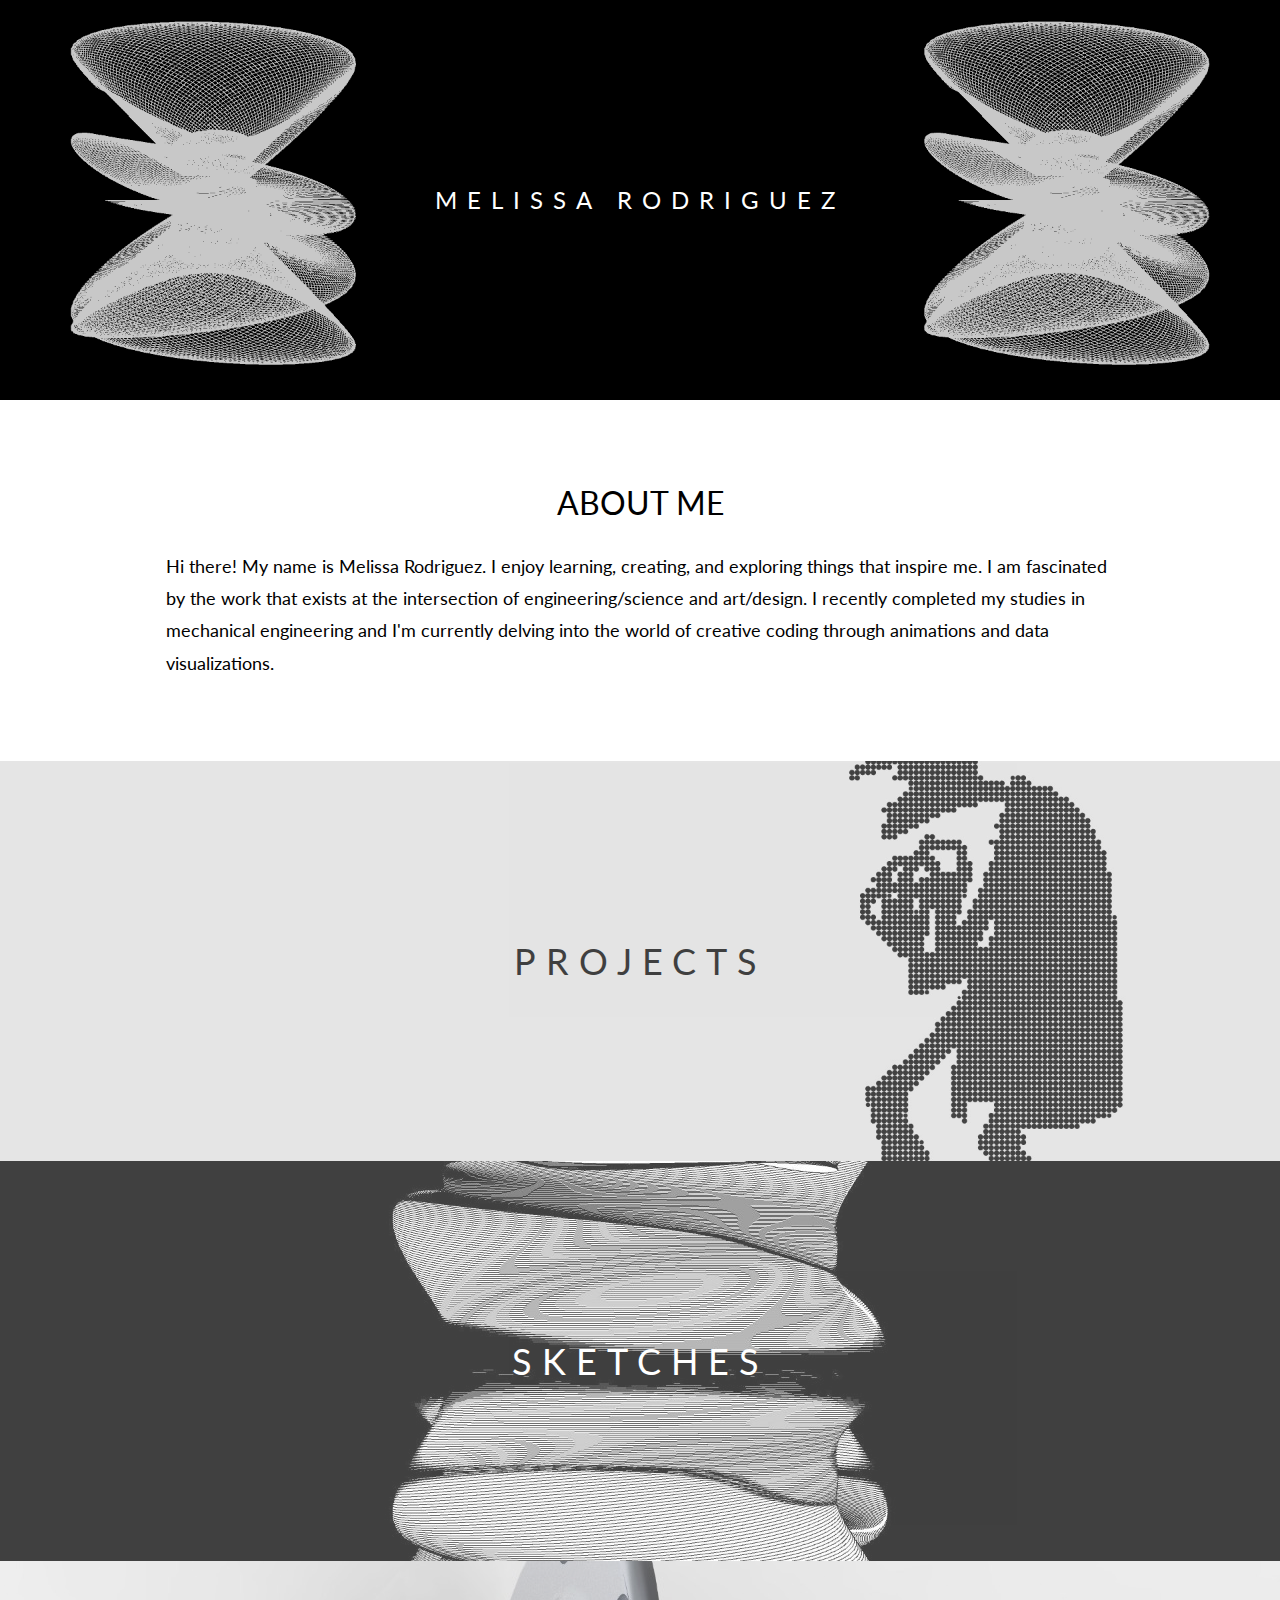
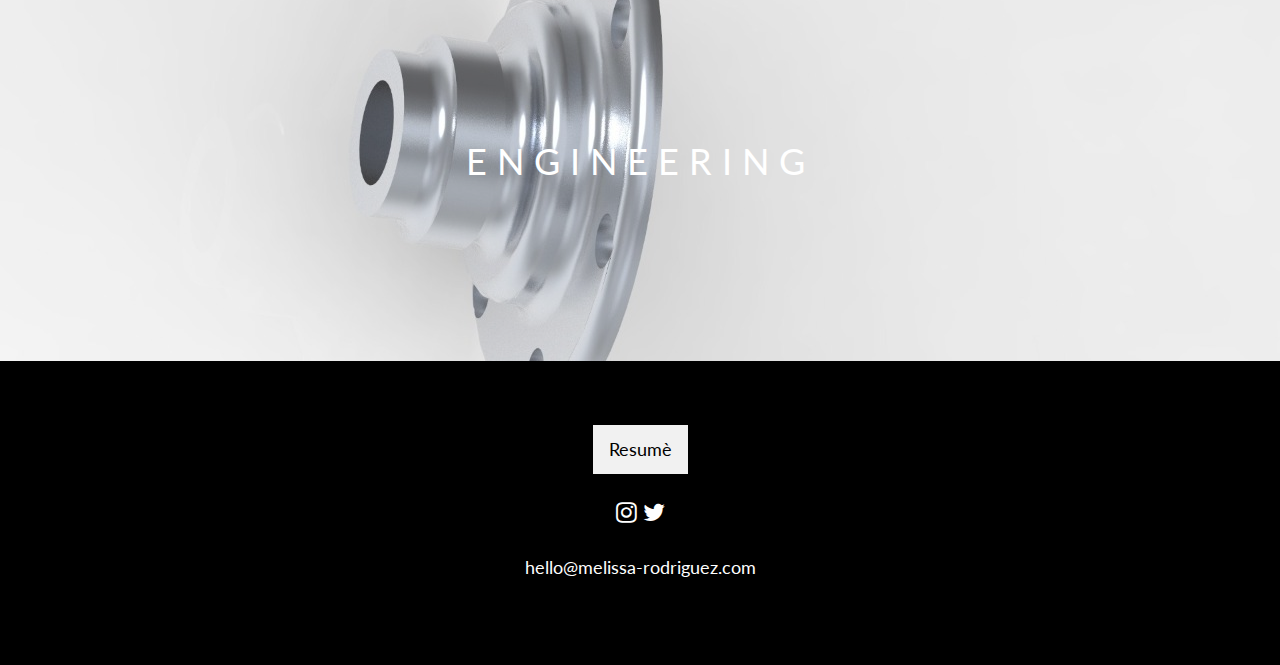
<file: index.html>
<!DOCTYPE html>
<html>
<title>Melissa Rodriguez</title>
<link rel="shortcut icon" type="image/svg" href="icon1.svg"/>
<meta charset="UTF-8">
<meta name="viewport" content="width=device-width, initial-scale=1">
<link rel="stylesheet" href="https://www.w3schools.com/w3css/4/w3.css">
<link rel="stylesheet" href="https://fonts.googleapis.com/css?family=Lato">
<link rel="stylesheet" href="https://cdnjs.cloudflare.com/ajax/libs/font-awesome/4.7.0/css/font-awesome.min.css">
<style>
    body,
    h1,
    h2,
    h3,
    h4,
    h5,
    h6 {
        font-family: "Lato", sans-serif;
        font-size: large;
    }

    body,
    html {
        height: 100%;
        color: rgb(0, 0, 0);
        line-height: 1.8;
    }

    /* Create a Parallax Effect */
    .bgimg-1,
    .bgimg-2,
    .bgimg-3,
    .bgimg-4 {
        background-attachment: fixed;
        background-position: center;
        background-repeat: no-repeat;
        background-size: cover;
    }

    /* First image (Logo. Full height) */
    .bgimg-1 {
        background-image: url('images/whitemesh.gif');
        min-height: 100%;
    }

    /* Second image (Portfolio) */
    .bgimg-2 {
        background-image: url("images/doofpic.jpg");
        min-height: 400px;
    }

    .bgimg-2:hover {
        background-image: url("images/doofgif.gif");
        min-height: 400px;

        opacity: 1;
    }

    /* Third image (Contact) */
    .bgimg-3 {
        background-image: url("images/mesh.jpg");
        min-height: 400px;
    }

    .bgimg-3:hover {
        background-image: url("images/meshgif.gif");
        min-height: 400px;

        opacity: 1;
    }


    /* Fourth image (Contact) */
    .bgimg-4 {
        background-image: url("images/engineering01.png");
        min-height: 400px;
    }

    .bgimg-4:hover {
        background-image: url("images/engineering01.png");
        min-height: 400px;

        opacity: 1;
    }

    .w3-wide {
        letter-spacing: 10px;
    }

    .w3-hover-opacity {
        cursor: pointer;
    }

    .row {
        display: flex;
        flex-wrap: wrap;
        padding: 0 4px;
    }

    /* Create four equal columns that sits next to each other */
    .column {
        flex: 50%;
        max-width: 50%;
        padding: 0 2px;
    }

    .column img {
        opacity: 0.7;
        margin-top: 8px;
        vertical-align: middle;
        width: 100%;
    }

    .column img:hover {
        opacity: 1;
    }

    /* Responsive layout - makes a two column-layout instead of four columns */
    @media screen and (max-width: 800px) {
        .column {
            flex: 50%;
            max-width: 50%;
        }
    }

    /* Responsive layout - makes the two columns stack on top of each other instead of next to each other */
    @media screen and (max-width: 600px) {
        .column {
            flex: 100%;
            max-width: 100%;
        }
    }

    /* Turn off parallax scrolling for tablets and phones */
    @media only screen and (max-device-width: 1600px) {

        .bgimg-1,
        .bgimg-2,
        .bgimg-3,
        .bgimg-4 {
            background-attachment: scroll;
            min-height: 400px;
        }
    }
</style>

<body>
    <!-- First Parallax Image with Logo Text -->
    <div class="bgimg-1 w3-display-container" id="home">
        <div class="w3-display-middle" style="white-space:nowrap;">
          <span class="w3-center w3-padding-large w3-black w3-xlarge w3-wide w3-animate-opacity">MELISSA <span class="w3-hide-small">RODRIGUEZ</span></span>
        </div>
      </div>

    <!-- Container (About Section) -->
    <div class="w3-content w3-container w3-padding-64" id="about">
        <h3 class="w3-center" style="font-size: xx-large;">ABOUT ME</h3>
        <!-- <p class="w3-center"><em>Hi there!</em></p> -->
        <p>Hi there! My name is Melissa Rodriguez. I enjoy learning, creating,
            and exploring things that inspire me. I am fascinated by the work that exists at the intersection of
            engineering/science and art/design.

            I recently completed my studies in mechanical engineering and I'm currently
            delving into the world of creative coding through animations and data visualizations.
        </p>
    </div>


    <!-- Second Parallax Image with Project Text -->
    <a href="projects.html">
        <div class="bgimg-2 w3-display-container w3-opacity-min">
            <div class="w3-display-middle">
                <span class="w3-xxlarge w3-text-black w3-wide">PROJECTS</span>
            </div>
        </div>
    </a>

    <!-- Third Parallax Image with InstagramLink Text -->
    <a href="https://www.instagram.com/hellomelissarodriguez/" target="_blank">
        <div class="bgimg-3 w3-display-container w3-opacity-min">
            <div class="w3-display-middle">
                <span class="w3-xxlarge w3-text-white w3-wide">SKETCHES</span>
            </div>
        </div>
    </a>


    <a href="engineering.html">
        <!-- Fourth Parallax Image with Resume Text -->
        <div class="bgimg-4 w3-display-container w3-opacity-min">
            <div class="w3-display-middle">
                <span class="w3-xxlarge w3-text-white w3-wide">ENGINEERING</span>
            </div>
        </div>
    </a>


    <!-- Modal for full size images on click-->
    <div id="modal01" class="w3-modal w3-black" onclick="this.style.display='none'">
        <span class="w3-button w3-large w3-black w3-display-topright" title="Close Modal Image"><i
                class="fa fa-remove"></i></span>
        <div class="w3-modal-content w3-animate-zoom w3-center w3-transparent w3-padding-64">
            <img id="img01" class="w3-image">
            <p id="caption" class="w3-opacity w3-large"></p>
        </div>
    </div>


    <!-- Footer -->
    <footer class="w3-center w3-black w3-padding-64">
        <a href="files/resume.pdf" target="_blank" class="w3-button w3-light-grey"><i class="w3-margin-center"></i>Resumè</a>
        <div class="w3-xlarge w3-section">
            <a href="https://www.instagram.com/hellomelissarodriguez/" target="_blank"><i class="fa fa-instagram w3-hover-opacity"></i></a>
            <a href="https://twitter.com/hellomelissarod" target="_blank"><i class="fa fa-twitter w3-hover-opacity"></i></a>
        </div>
        <p>hello@melissa-rodriguez.com</p>
    </footer>

    <script>
        // Modal Image Gallery
        function onClick(element) {
            document.getElementById("img01").src = element.src;
            document.getElementById("modal01").style.display = "block";
            var captionText = document.getElementById("caption");
            captionText.innerHTML = element.alt;
        }

        // Change style of navbar on scroll
        window.onscroll = function () {
            myFunction()
        };

        function myFunction() {
            var navbar = document.getElementById("myNavbar");
            if (document.body.scrollTop > 100 || document.documentElement.scrollTop > 100) {
                navbar.className = "w3-bar" + " w3-card" + " w3-animate-top" + " w3-white";
            } else {
                navbar.className = navbar.className.replace(" w3-card w3-animate-top w3-white", "");
            }
        }

        // Used to toggle the menu on small screens when clicking on the menu button
        function toggleFunction() {
            var x = document.getElementById("navDemo");
            if (x.className.indexOf("w3-show") == -1) {
                x.className += " w3-show";
            } else {
                x.className = x.className.replace(" w3-show", "");
            }
        }
    </script>

</body>

</html>
</file>
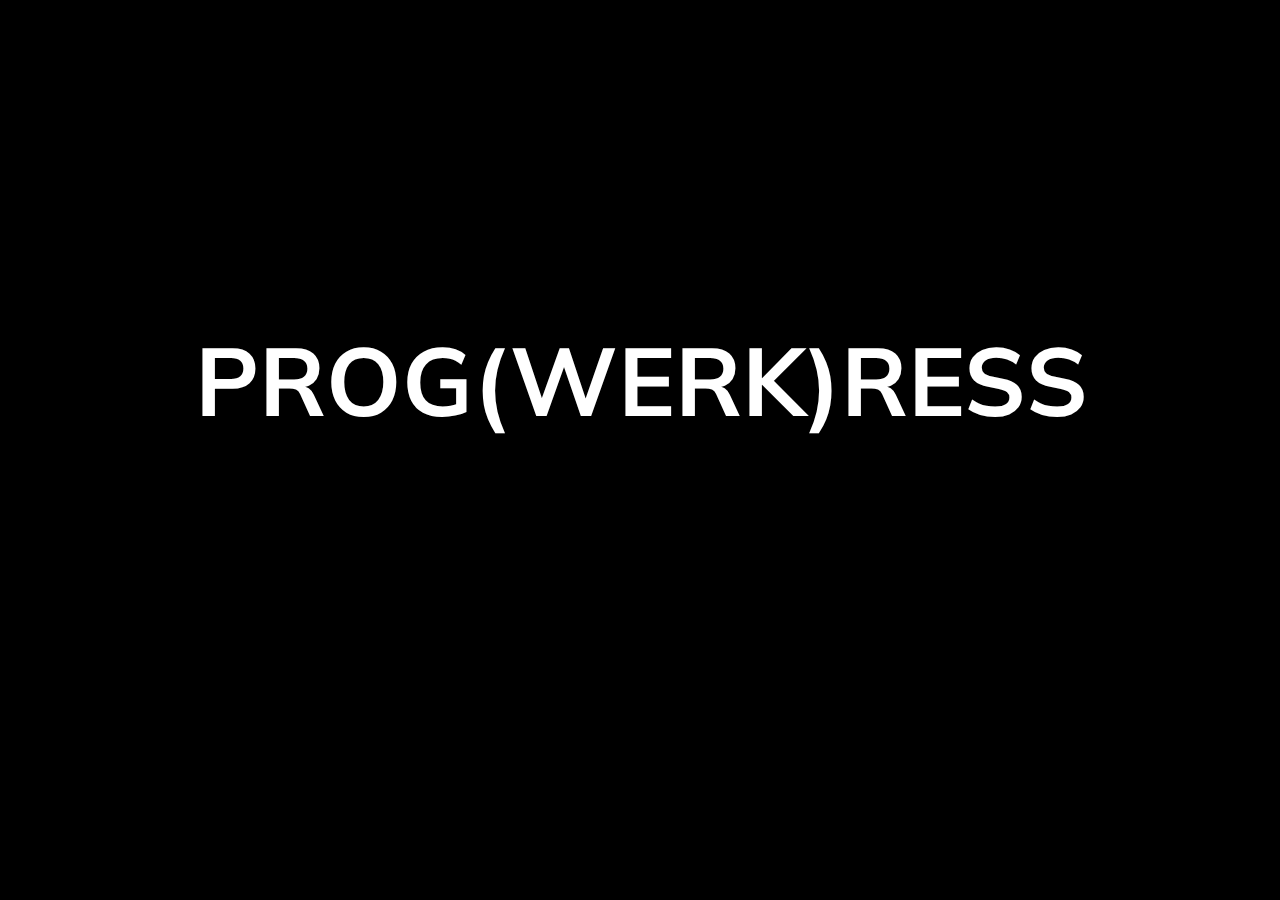
<file: 01_werk-in-progress/index.html>
<!DOCTYPE html>
<html>
    <head>
      <title>Melissa Rodriguez</title>
      <link href="https://fonts.googleapis.com/css?family=Muli&display=swap" rel="stylesheet">
      <link rel="stylesheet" href="werk.css">
      <!-- <script language = "javascript" type = "text/javascript" src = "libraries/p5.js"></script> -->
      <!-- <script language = "javascript" type = "text/javascript" src = "werk-in-progress.js"></script> -->
    </head>
    <body style="background-color: black">
        <div class="werk">
          <h1>PROG(WERK)RESS</h1>
        </div>
    </body>
</html>
</file>
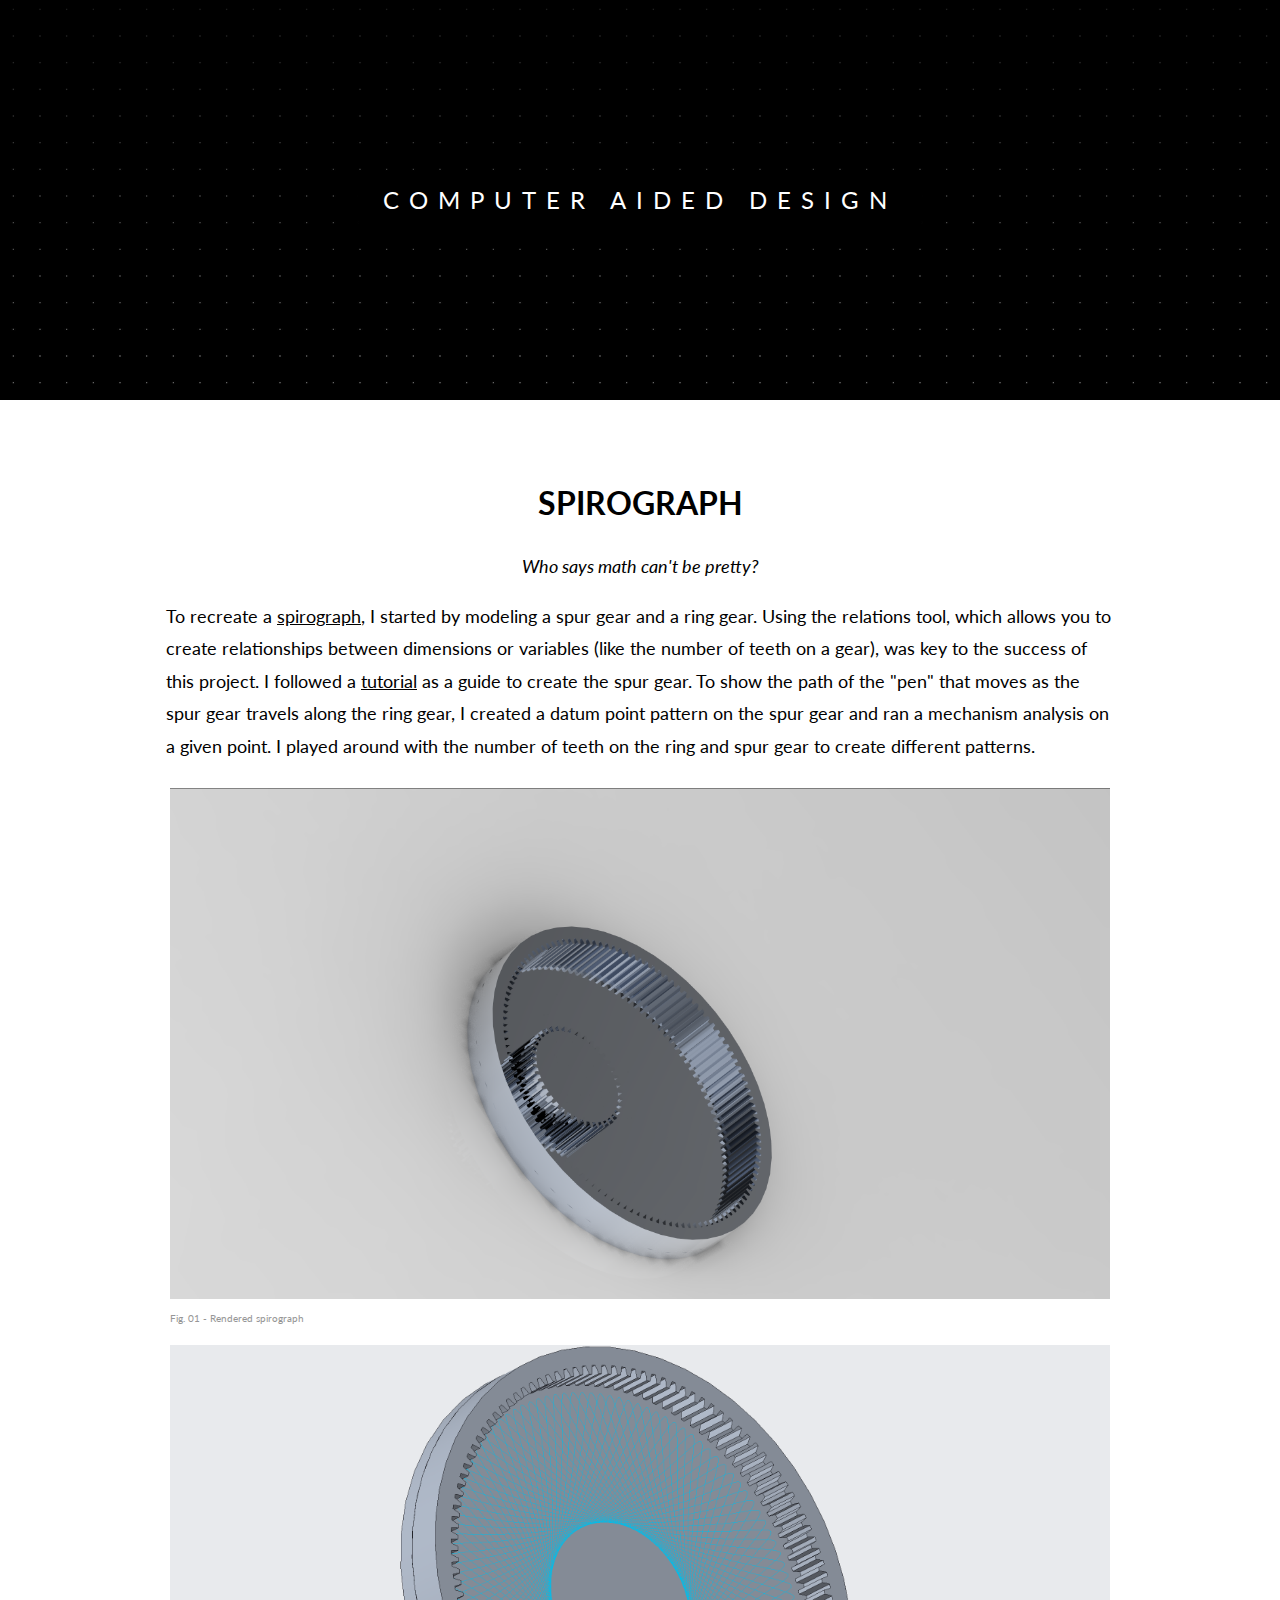
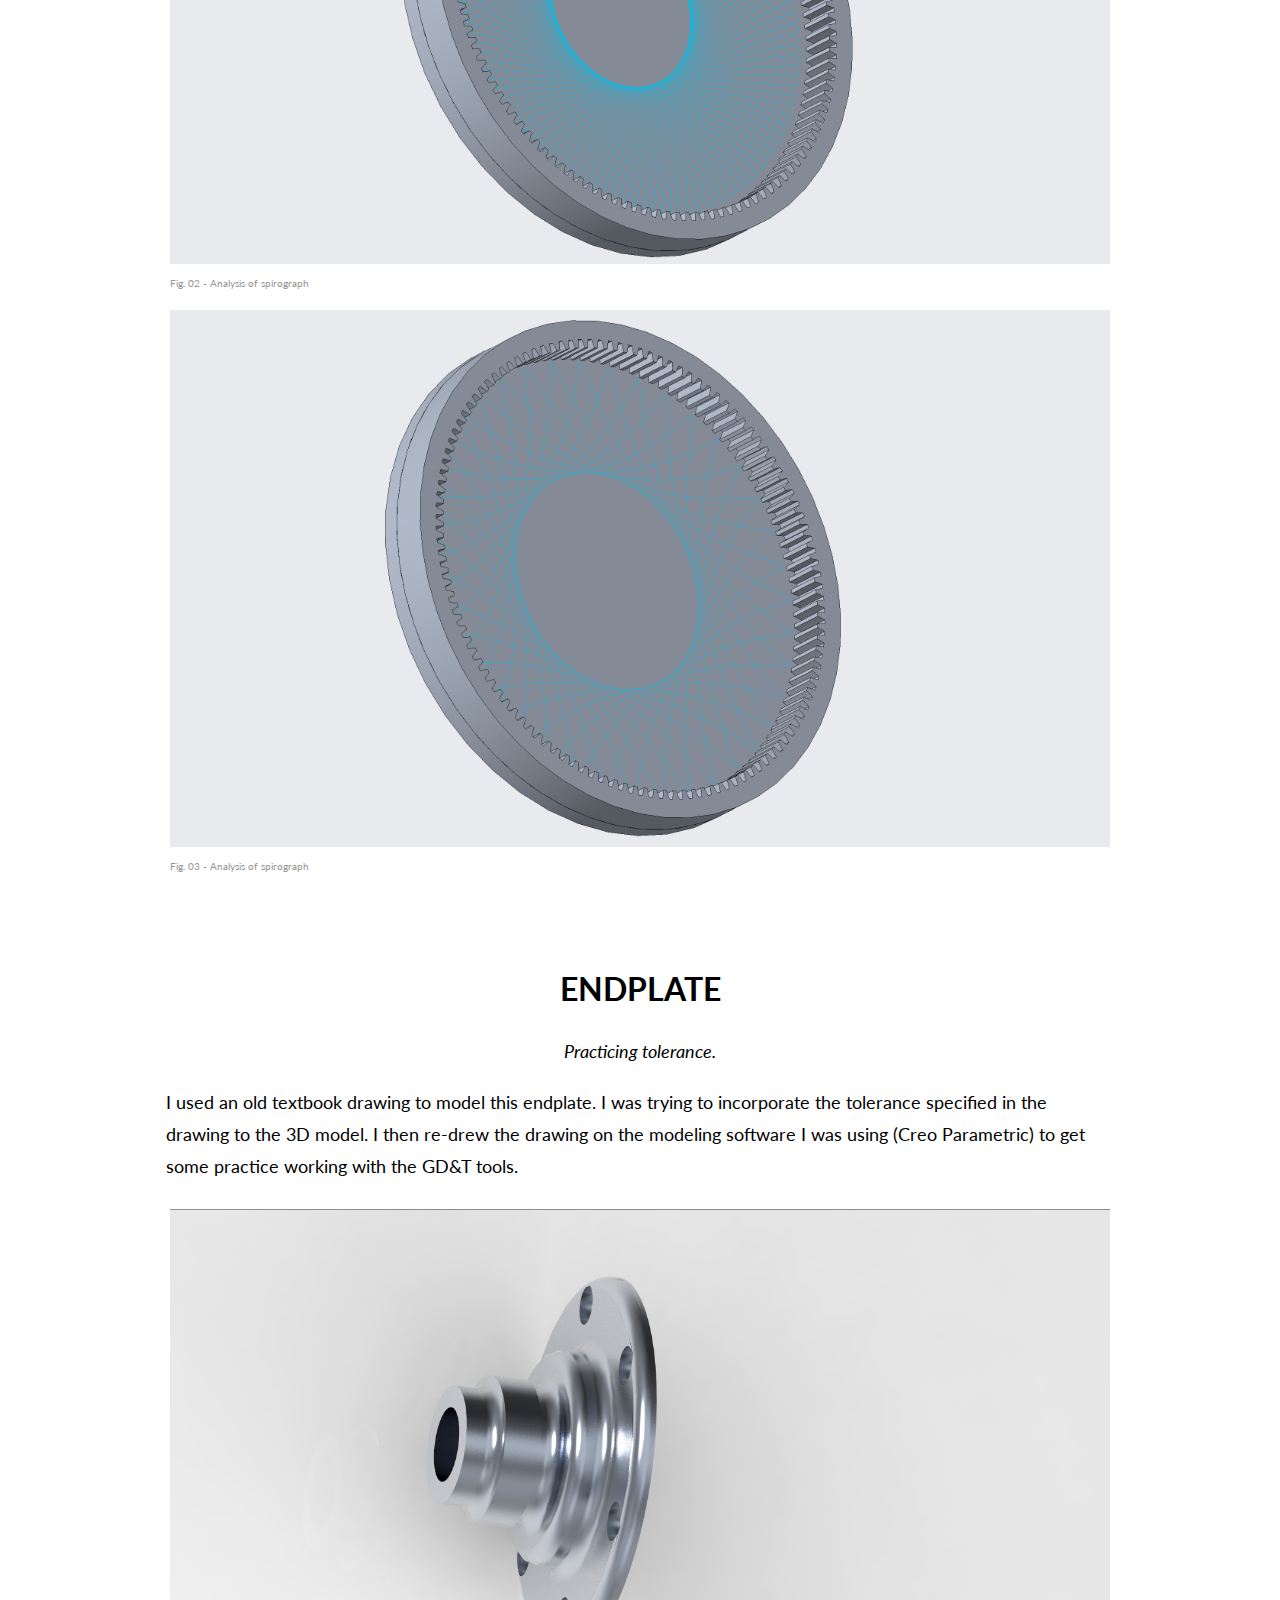
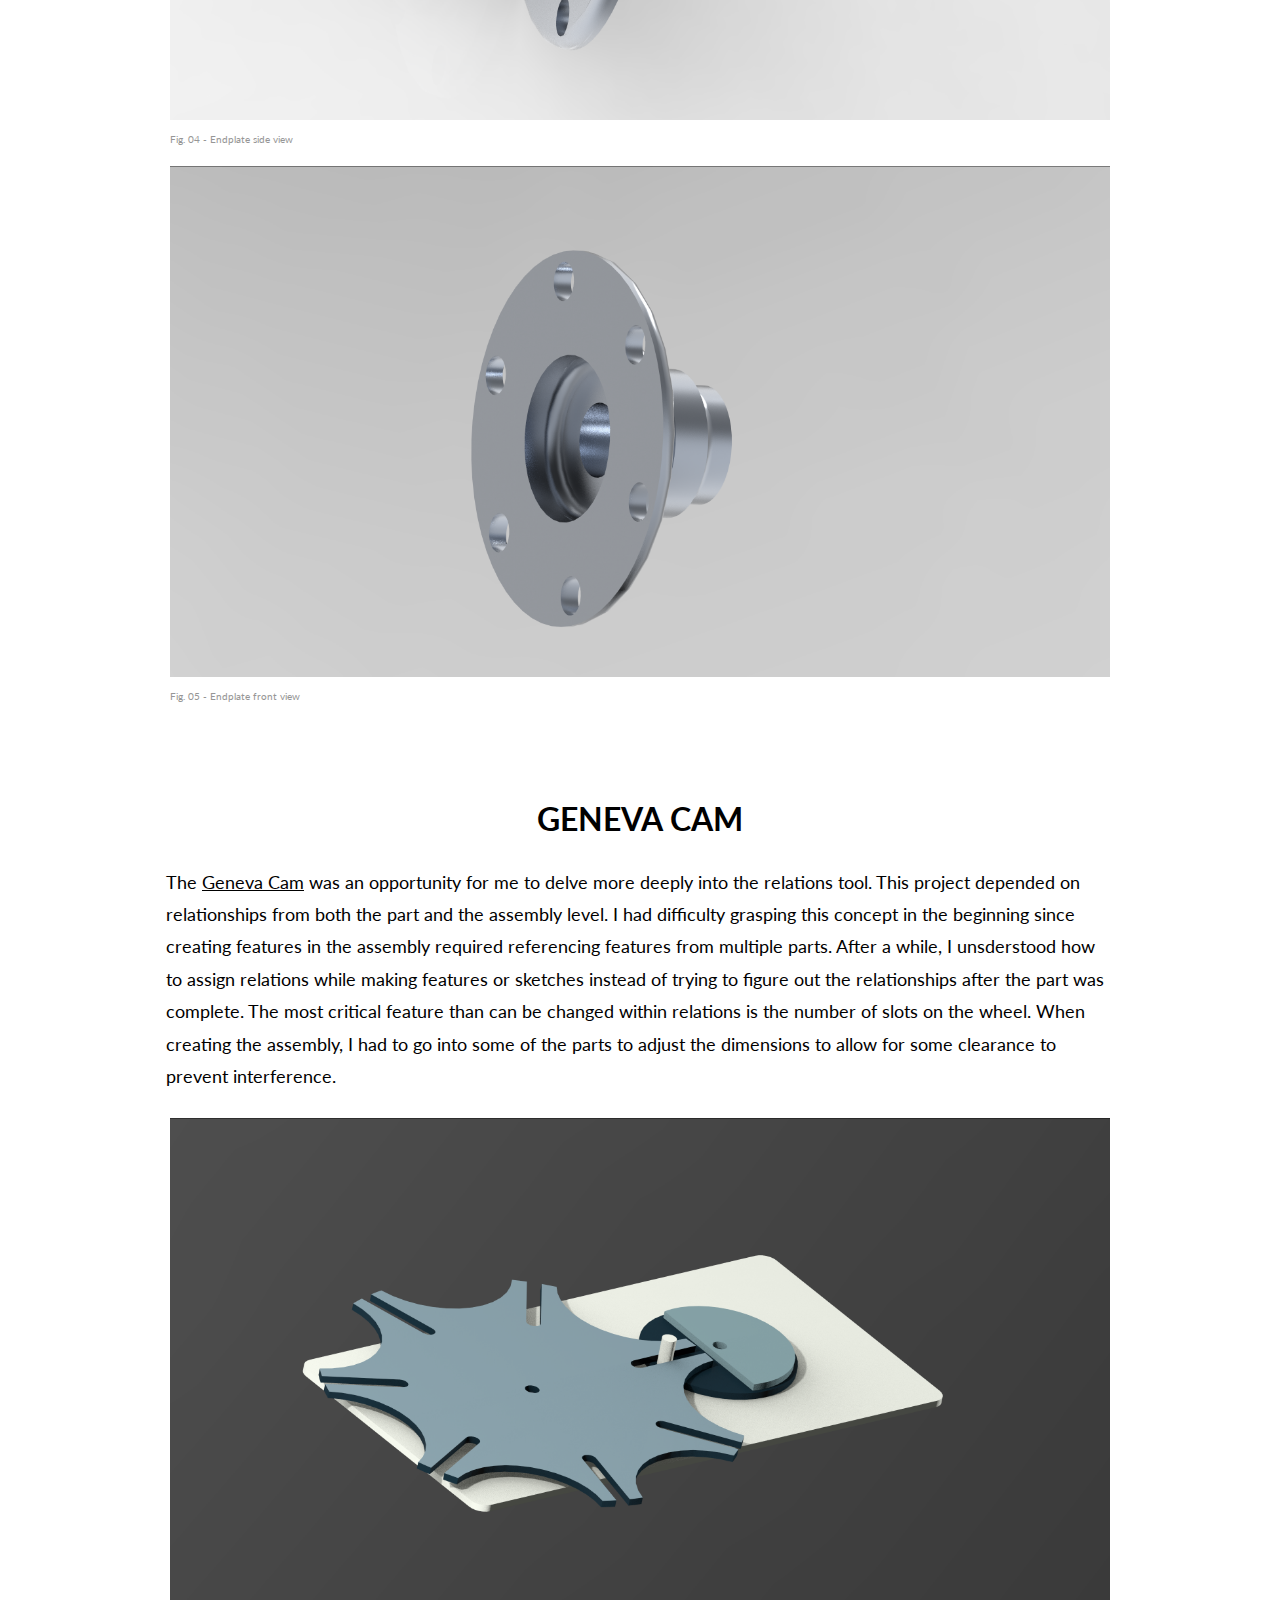
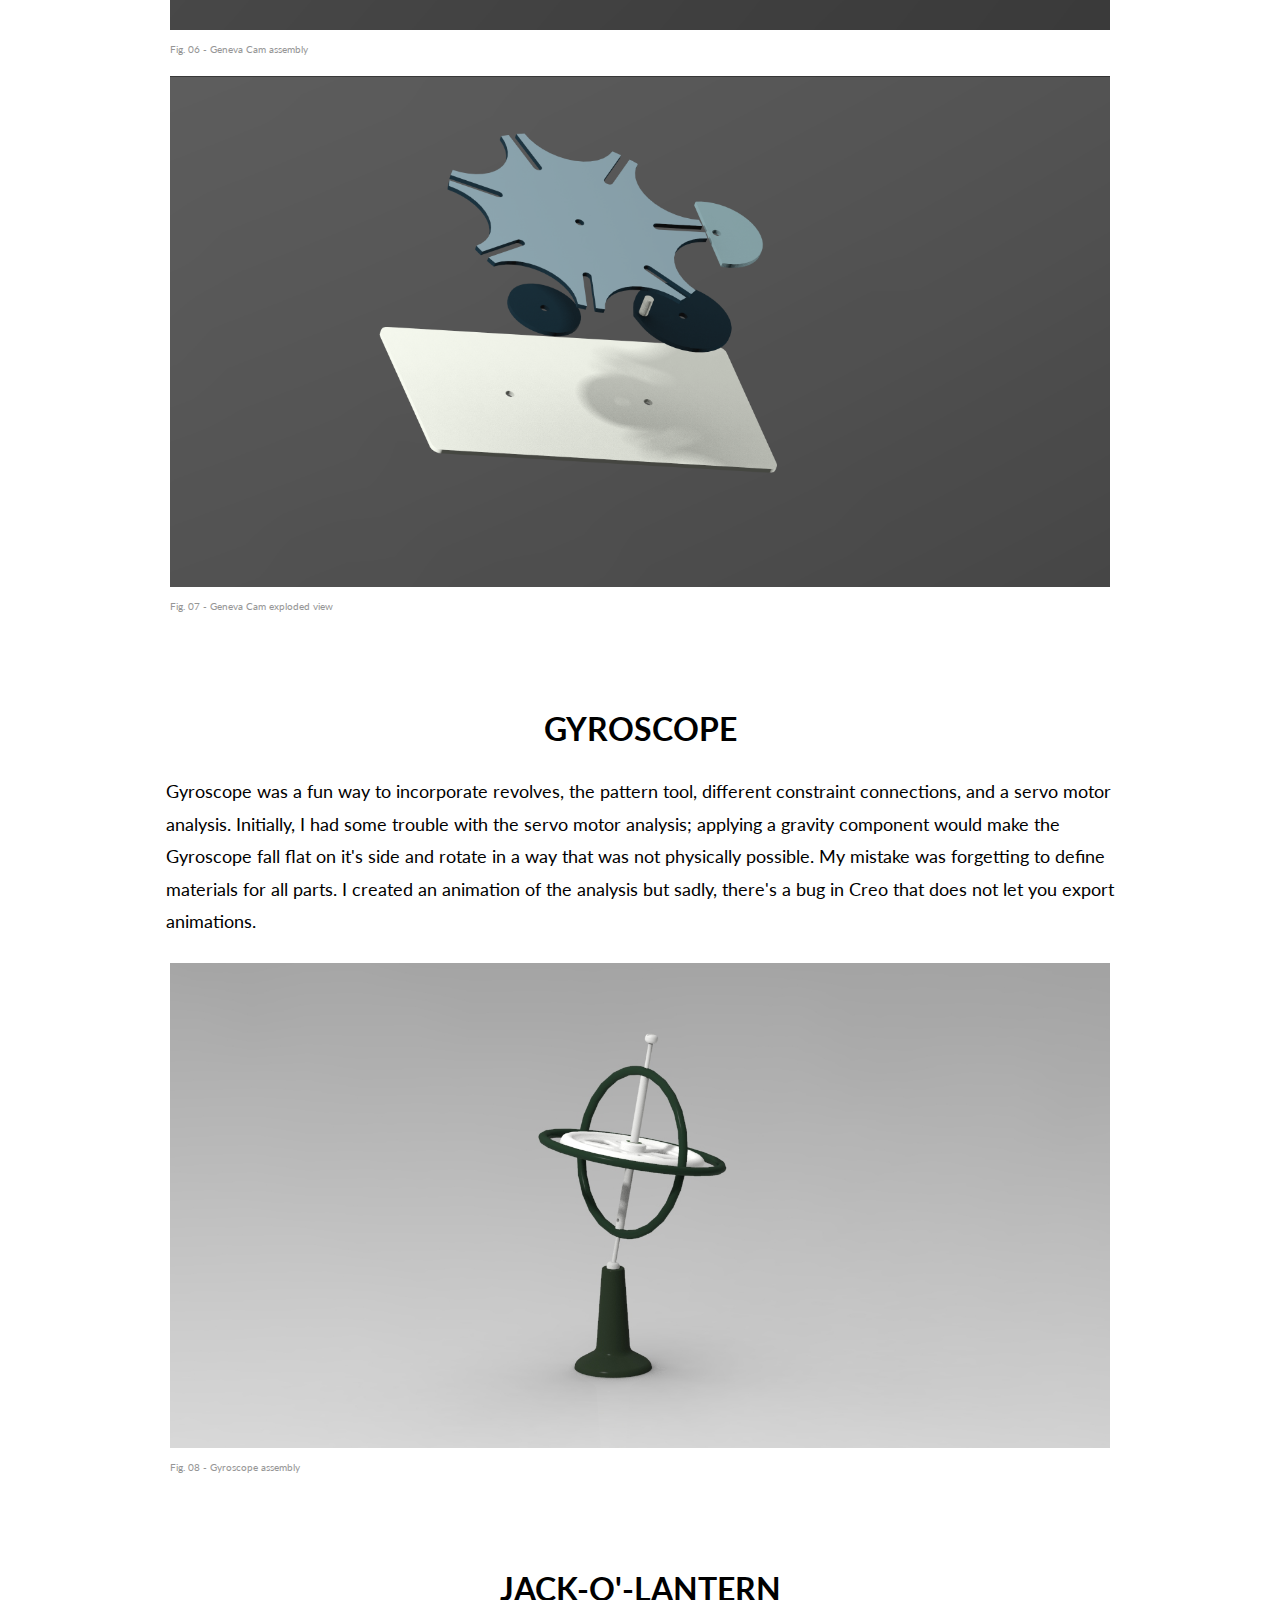
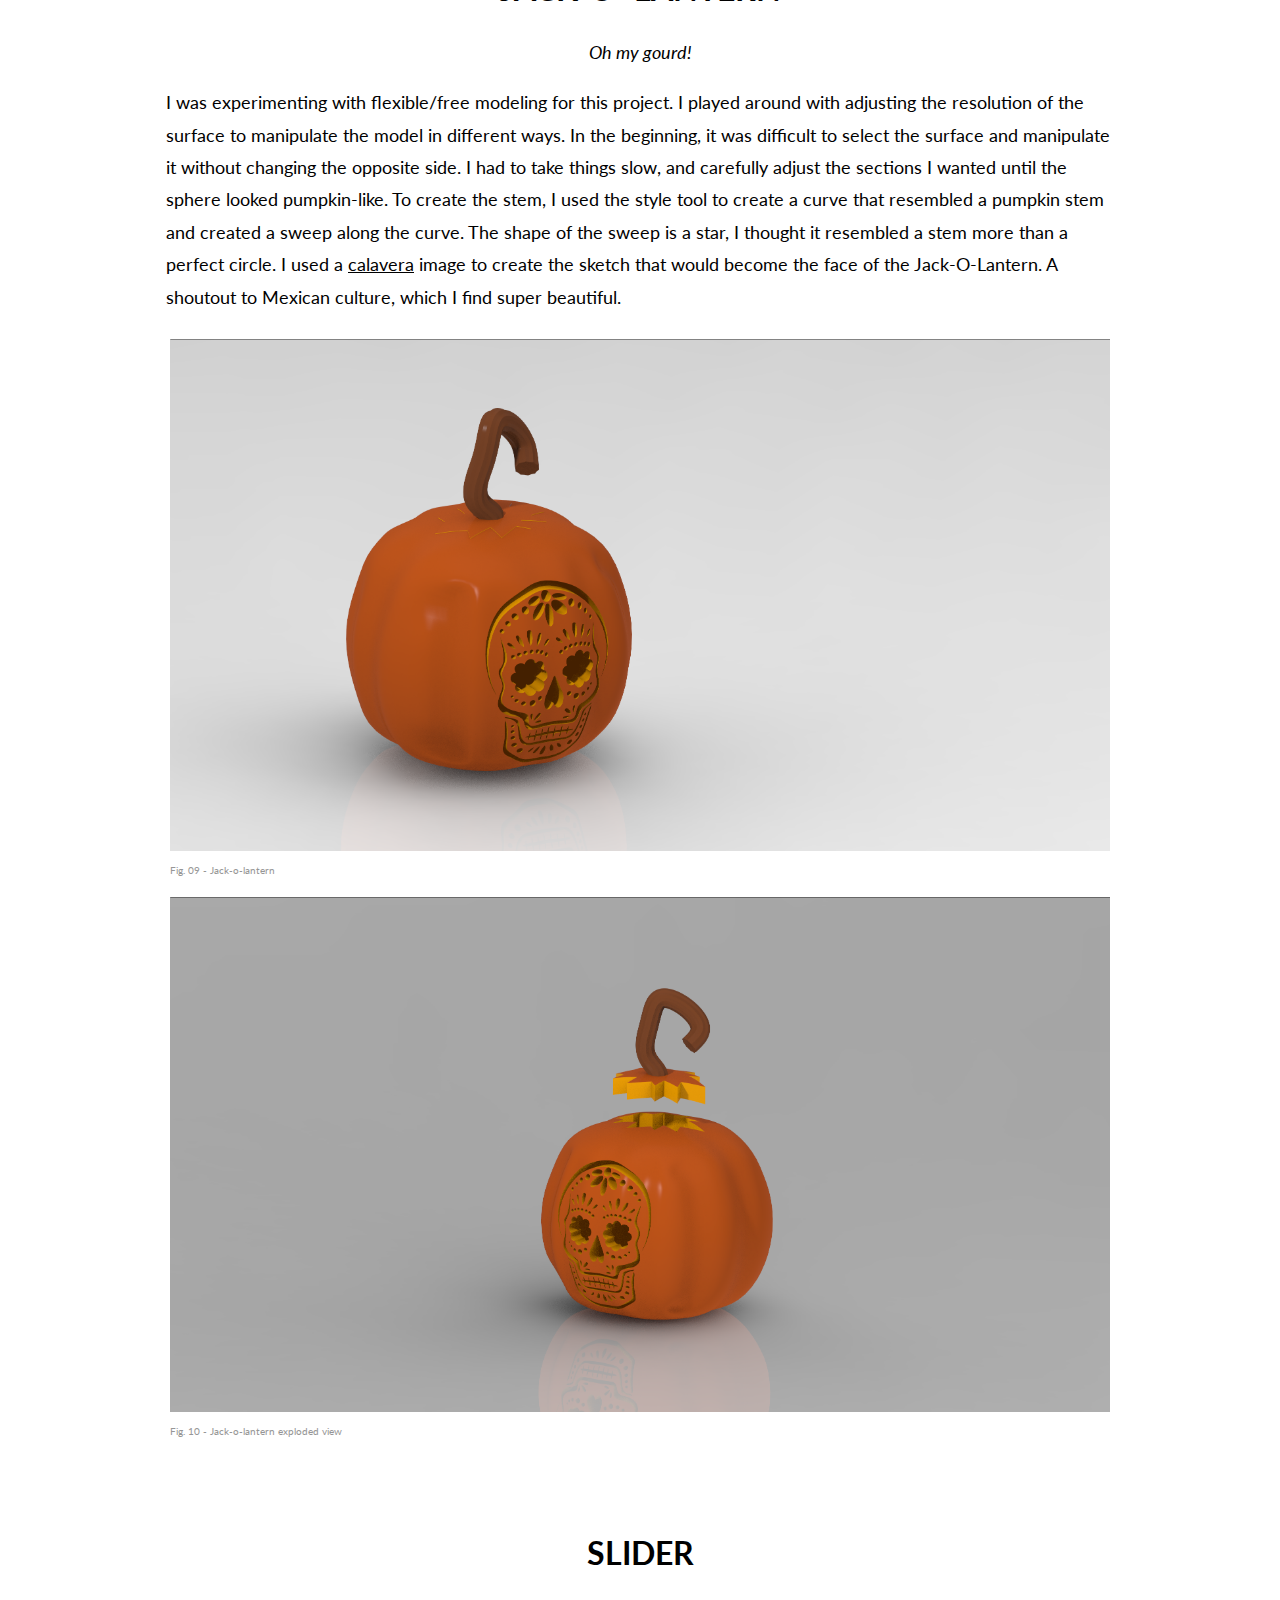
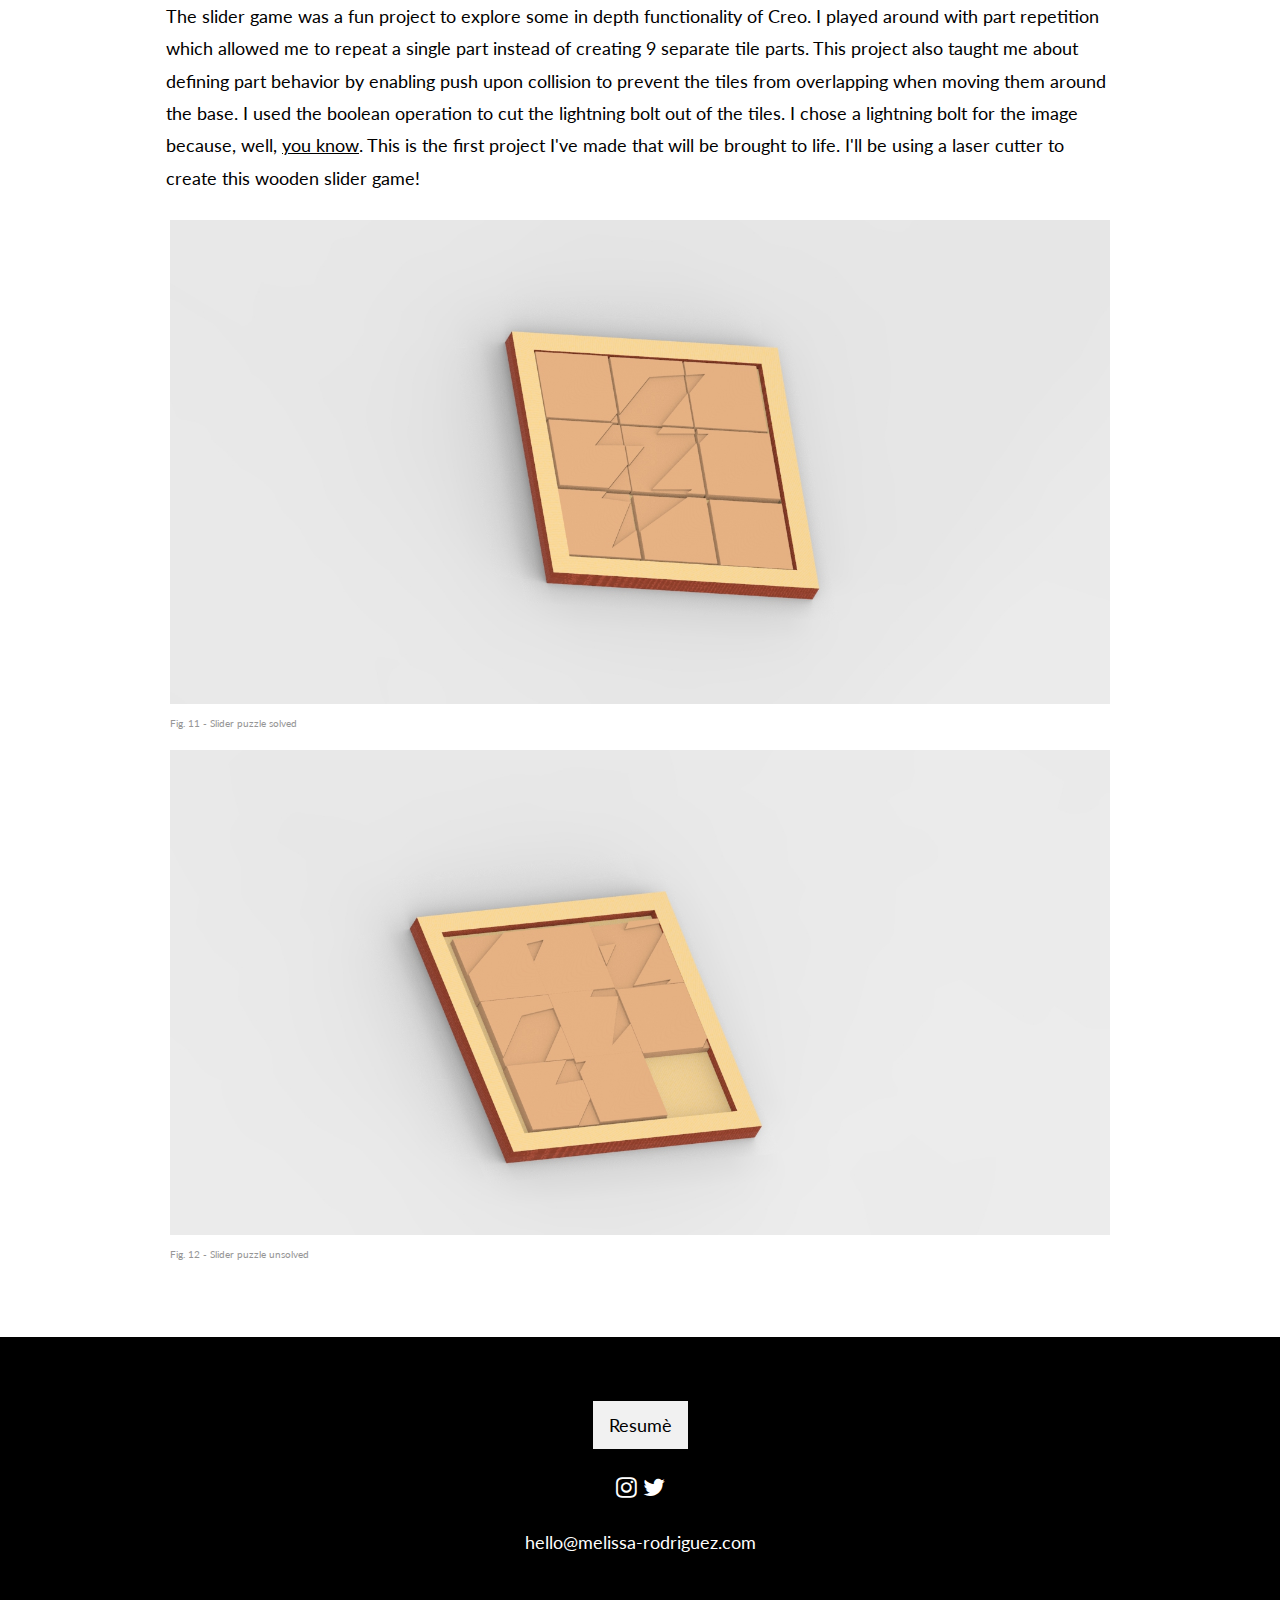
<file: cad.html>
<!DOCTYPE html>
<html>
<title>Engineering</title>
<link rel="shortcut icon" type="image/svg" href="icon1.svg" />
<meta charset="UTF-8">
<meta name="viewport" content="width=device-width, initial-scale=1">
<link rel="stylesheet" href="https://www.w3schools.com/w3css/4/w3.css">
<link rel="stylesheet" href="https://fonts.googleapis.com/css?family=Lato">
<link rel="stylesheet" href="https://cdnjs.cloudflare.com/ajax/libs/font-awesome/4.7.0/css/font-awesome.min.css">
<style>
    body,
    h1,
    h2,
    h3,
    h4,
    h5,
    h6 {
        font-family: "Lato", sans-serif;
        font-size: large;
    }

    .caption {
        color: rgb(150, 150, 150);
        font-size: x-small;
    }

    body,
    html {
        height: 100%;
        color: rgb(0, 0, 0);
        line-height: 1.8;
    }

    /* Create a Parallax Effect */
    .bgimg-1,
    .bgimg-2,
    .bgimg-3 {
        background-attachment: fixed;
        background-position: center;
        background-repeat: no-repeat;
        background-size: cover;
    }

    /* First image (Logo. Full height) */
    .bgimg-1 {
        background-image: url('images/projectsbg.jpg');
        min-height: 100%;
    }

    /* Second image (Portfolio) */
    .bgimg-2 {
        background-image: url("/w3images/parallax2.jpg");
        min-height: 400px;
    }

    /* Third image (Contact) */
    .bgimg-3 {
        background-image: url("images/projectsbg.jpg");
        min-height: 400px;
    }

    .w3-wide {
        letter-spacing: 10px;
    }

    .w3-hover-opacity {
        cursor: pointer;
    }

    /* Turn off parallax scrolling for tablets and phones */
    @media only screen and (max-device-width: 1600px) {

        .bgimg-1,
        .bgimg-2,
        .bgimg-3 {
            background-attachment: scroll;
            min-height: 400px;
        }
    }


    /* for doof image grid */
    .row {
        display: flex;
        flex-wrap: wrap;
        padding: 0 4px;
    }

    .vid {
        flex: 100%;
        max-width: 100%;
        padding: 0 4px;
    }

    .vid video {
        margin-top: 8px;
        vertical-align: middle;
        width: 100%;
    }

    /* Create four equal columns that sits next to each other */
    .column {
        flex: 100%;
        max-width: 100%;
        padding: 0 0px;
    }

    .column img {
        margin-top: 8px;
        vertical-align: middle;
        width: 100%;
    }

    /* Responsive layout - makes a two column-layout instead of four columns */
    @media screen and (max-width: 800px) {
        .column {
            flex: 100%;
            max-width: 100%;
        }

    }

    /* Responsive layout - makes the two columns stack on top of each other instead of next to each other */
    @media screen and (max-width: 600px) {
        .column {
            flex: 100%;
            max-width: 100%;
        }
    }
</style>

<body>
    <!-- First Parallax Image with Logo Text -->
    <div class="bgimg-1 w3-display-container" id="home">
        <div class="w3-display-middle" style="white-space:nowrap;">
            <span class="w3-center w3-padding-large w3-black w3-xlarge w3-wide w3-animate-opacity"><span
                    class="w3-hide-small">COMPUTER AIDED DESIGN</span>
                <span class="w3-hide-large w3-hide-medium">CAD</span></span>
        </div>
    </div>

    <!-- Container (Robotics Section) -->
    <div class="w3-content w3-container w3-padding-64" id="about">
        <h3 class="w3-center" style="font-size: xx-large;"><b>SPIROGRAPH</b></h3>
        <p class="w3-center"><em>Who says math can't be pretty?</em></p>

        <p>To recreate a <a href="https://en.wikipedia.org/wiki/Spirograph" target="_blank">spirograph</a>, I started by
            modeling a spur gear and a ring gear. Using the relations tool, which allows you to create relationships
            between dimensions or variables (like the number of teeth on a gear), was key to the success of this
            project. I followed a <a href="http://www.beyondmech.com/pro-e/cad-topic-27.html"
                target="_blank">tutorial</a> as a guide to create the spur gear. To show the path of the "pen" that
            moves as the spur gear travels along the ring gear, I created a datum point pattern on the spur gear and ran
            a mechanism analysis on a given point. I played around with the number of teeth on the ring and spur gear to
            create different patterns.</p>

        <div class="w3-row">
            <div class="row">
                <div class="column">
                    <img src="cad/spiro1.png">
                    <p class="caption">Fig. 01 - Rendered spirograph</p>
                    <img src="cad/spiro2.PNG">
                    <p class="caption">Fig. 02 - Analysis of spirograph</p>
                    <img src="cad/spiro3.PNG">
                    <p class="caption">Fig. 03 - Analysis of spirograph</p>

                </div>
            </div>
        </div>

        <br>
        <br>

        <h3 class="w3-center" style="font-size: xx-large;"><b>ENDPLATE</b></h3>
        <p class="w3-center"><em>Practicing tolerance.</em></p>

        <p>I used an old textbook drawing to model this endplate. I was trying to incorporate the tolerance specified in
            the drawing to the 3D model. I then re-drew the drawing on the modeling software I was using (Creo
            Parametric) to get some practice working with the GD&T tools.</p>

        <div class="w3-row">
            <div class="row">
                <div class="column">
                    <img src="cad/endplate1.png">
                    <p class="caption">Fig. 04 - Endplate side view</p>
                    <img src="cad/endplate2.png">
                    <p class="caption">Fig. 05 - Endplate front view</p>

                </div>
            </div>
        </div>

        <br>
        <br>

        <h3 class="w3-center" style="font-size: xx-large;"><b>GENEVA CAM</b></h3>
        <p class="w3-center"></p>

        <p>The <a href="https://en.wikipedia.org/wiki/Geneva_drive" target="_blank">Geneva Cam</a> was an opportunity
            for me to delve more deeply into the relations tool. This project depended on relationships from both the
            part and the assembly level. I had difficulty grasping this concept in the beginning since creating features
            in the assembly required referencing features from multiple parts. After a while, I unsderstood how to
            assign relations while making features or sketches instead of trying to figure out the relationships after
            the part was complete. The most critical feature than can be changed within relations is the number of slots
            on the wheel. When creating the assembly, I had to go into some of the parts to adjust the dimensions to
            allow for some clearance to prevent interference.</p>

        <div class="w3-row">
            <div class="row">
                <div class="column">
                    <img src="cad/geneva1.png">
                    <p class="caption">Fig. 06 - Geneva Cam assembly</p>
                    <img src="cad/geneva2.png">
                    <p class="caption">Fig. 07 - Geneva Cam exploded view</p>

                </div>
            </div>
        </div>

        <br>
        <br>

        <h3 class="w3-center" style="font-size: xx-large;"><b>GYROSCOPE</b></h3>
        <p class="w3-center"></p>

        <p>Gyroscope was a fun way to incorporate revolves, the pattern tool, different constraint connections, and a
            servo motor analysis. Initially, I had some trouble with the servo motor analysis; applying a gravity
            component would make the Gyroscope fall flat on it's side and rotate in a way that was not physically
            possible. My mistake was forgetting to define materials for all parts. I created an animation of the
            analysis but sadly, there's a bug in Creo that does not let you export animations.</p>

        <div class="w3-row">
            <div class="row">
                <div class="column">
                    <img src="cad/gyro1.jpg">
                    <p class="caption">Fig. 08 - Gyroscope assembly</p>

                </div>
            </div>
        </div>

        <br>
        <br>

        <h3 class="w3-center" style="font-size: xx-large;"><b>JACK-O'-LANTERN</b></h3>
        <p class="w3-center"><em>Oh my gourd!</em></p>

        <p>I was experimenting with flexible/free modeling for this project. I played around with adjusting the
            resolution of the surface to manipulate the model in different ways. In the beginning, it was difficult to
            select the surface and manipulate it without changing the opposite side. I had to take things slow, and
            carefully adjust the sections I wanted until the sphere looked pumpkin-like. To create the stem, I used the
            style tool to create a curve that resembled a pumpkin stem and created a sweep along the curve. The shape of
            the sweep is a star, I thought it resembled a stem more than a perfect circle. I used a <a
                href="https://en.wikipedia.org/wiki/Calavera" target="_blank">calavera</a> image to create the sketch
            that would become the face of the Jack-O-Lantern. A shoutout to Mexican culture, which I find super
            beautiful.</p>

        <div class="w3-row">
            <div class="row">
                <div class="column">
                    <img src="cad/pumpkin1.png">
                    <p class="caption">Fig. 09 - Jack-o-lantern</p>
                    <img src="cad/pumpkin2.png">
                    <p class="caption">Fig. 10 - Jack-o-lantern exploded view</p>

                </div>
            </div>
        </div>

        <br>
        <br>

        <h3 class="w3-center" style="font-size: xx-large;"><b>SLIDER</b></h3>
        <p class="w3-center"></p>

        <p>The slider game was a fun project to explore some in depth functionality of Creo. I played around with part
            repetition which allowed me to repeat a single part instead of creating 9 separate tile parts. This project
            also taught me about defining part behavior by enabling push upon collision to prevent the tiles from
            overlapping when moving them around the base. I used the boolean operation to cut the lightning bolt out of
            the tiles. I chose a lightning bolt for the image because, well, <a
                href="https://www.youtube.com/watch?v=5jBkoEM0SSE" target="_blank">you know</a>. This is the first
            project I've made that will be brought to life. I'll be using a laser cutter to create this wooden slider
            game!</p>

        <div class="w3-row">
            <div class="row">
                <div class="column">
                    <img src="cad/slider1.jpg">
                    <p class="caption">Fig. 11 - Slider puzzle solved</p>
                    <img src="cad/slider3.jpg">
                    <p class="caption">Fig. 12 - Slider puzzle unsolved</p>

                </div>
            </div>
        </div>






    </div>




    <!-- Footer -->
    <footer class="w3-center w3-black w3-padding-64">
        <a href="files/resume.pdf" target="_blank" class="w3-button w3-light-grey"><i class="w3-margin-center"></i>Resumè</a>
        <div class="w3-xlarge w3-section">
            <a href="https://www.instagram.com/hellomelissarodriguez/" target="_blank"><i
                    class="fa fa-instagram w3-hover-opacity"></i></a>
            <a href="https://twitter.com/hellomelissarod" target="_blank"><i
                    class="fa fa-twitter w3-hover-opacity"></i></a>
        </div>
        <p>hello@melissa-rodriguez.com</p>
    </footer>

    <script>
        // Modal Image Gallery
        function onClick(element) {
            document.getElementById("img01").src = element.src;
            document.getElementById("modal01").style.display = "block";
            var captionText = document.getElementById("caption");
            captionText.innerHTML = element.alt;
        }

        // Change style of navbar on scroll
        window.onscroll = function () {
            myFunction()
        };

        function myFunction() {
            var navbar = document.getElementById("myNavbar");
            if (document.body.scrollTop > 100 || document.documentElement.scrollTop > 100) {
                navbar.className = "w3-bar" + " w3-card" + " w3-animate-top" + " w3-white";
            } else {
                navbar.className = navbar.className.replace(" w3-card w3-animate-top w3-white", "");
            }
        }

        // Used to toggle the menu on small screens when clicking on the menu button
        function toggleFunction() {
            var x = document.getElementById("navDemo");
            if (x.className.indexOf("w3-show") == -1) {
                x.className += " w3-show";
            } else {
                x.className = x.className.replace(" w3-show", "");
            }
        }
    </script>

</body>

</html>
</file>
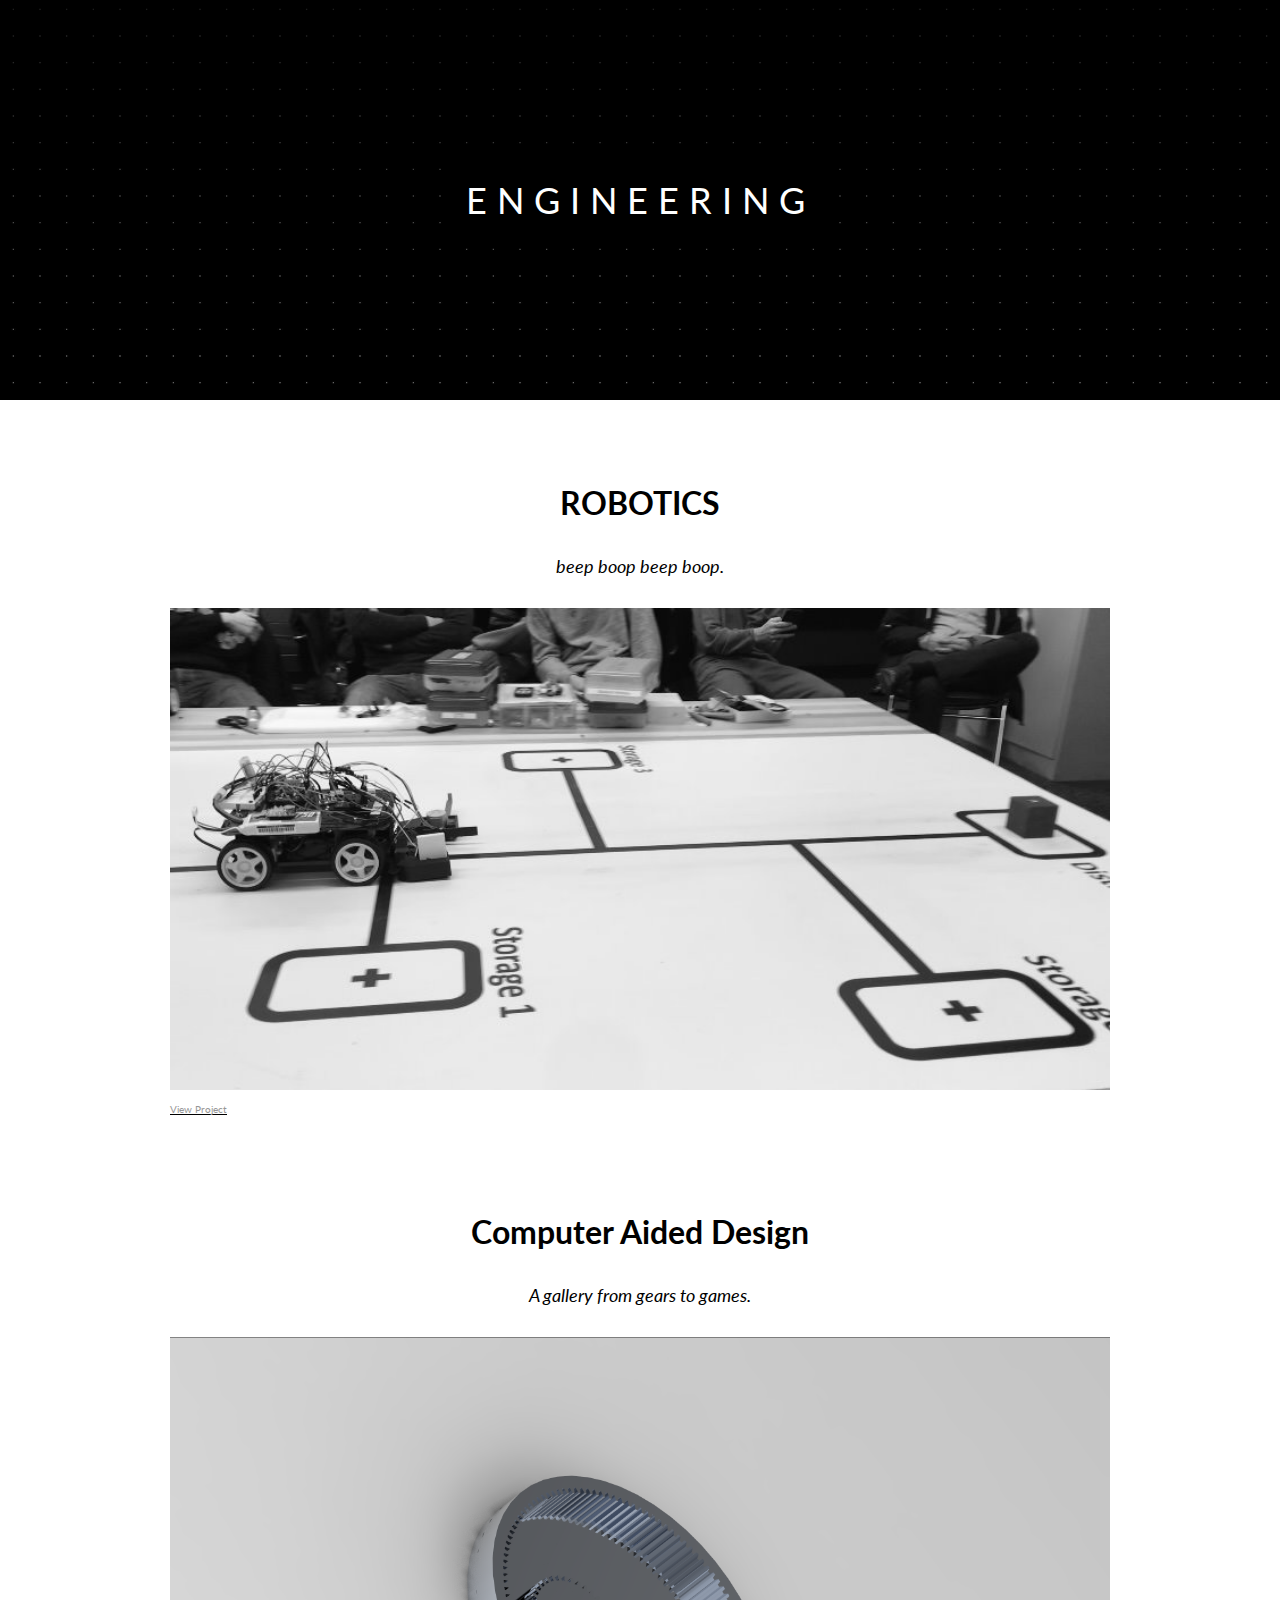
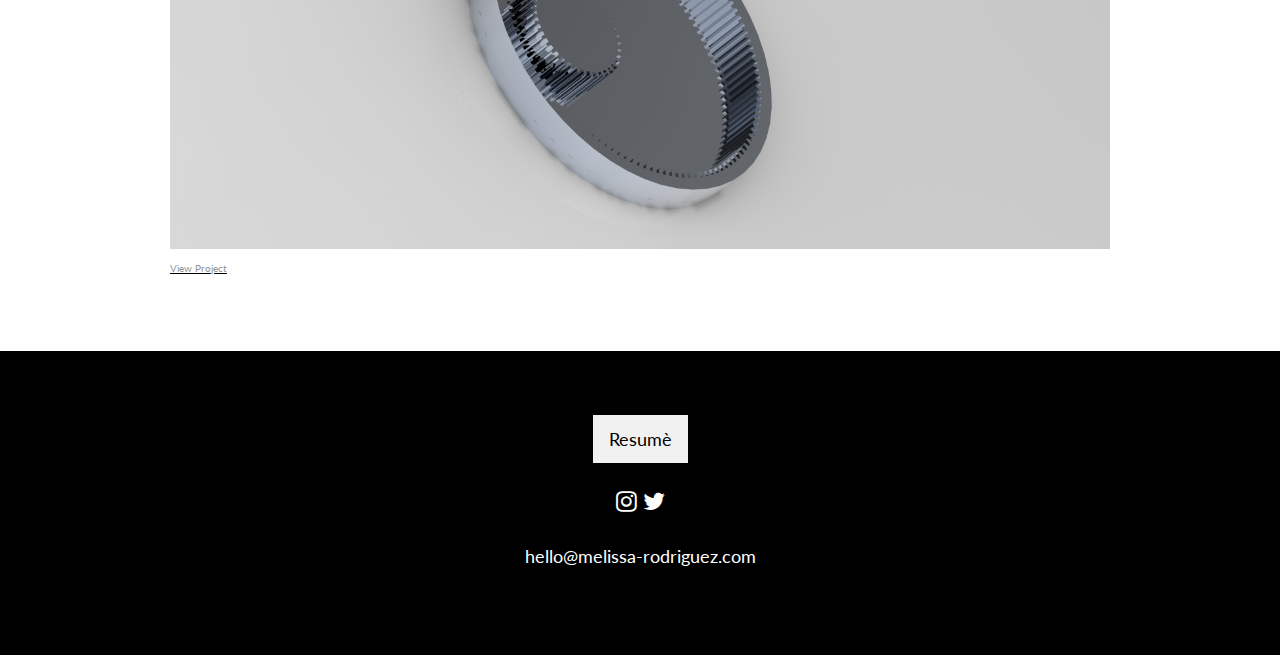
<file: engineering.html>
<!DOCTYPE html>
<html>
<title>Engineering</title>
<link rel="shortcut icon" type="image/svg" href="icon1.svg"/>
<meta charset="UTF-8">
<meta name="viewport" content="width=device-width, initial-scale=1">
<link rel="stylesheet" href="https://www.w3schools.com/w3css/4/w3.css">
<link rel="stylesheet" href="https://fonts.googleapis.com/css?family=Lato">
<link rel="stylesheet" href="https://cdnjs.cloudflare.com/ajax/libs/font-awesome/4.7.0/css/font-awesome.min.css">
<style>
    body,
    h1,
    h2,
    h3,
    h4,
    h5,
    h6 {
        font-family: "Lato", sans-serif;
        font-size: large;
    }

    .caption {
        color: rgb(150, 150, 150);
        font-size: x-small;
    }

    body,
    html {
        height: 100%;
        color: rgb(0, 0, 0);
        line-height: 1.8;
    }

    /* Create a Parallax Effect */
    .bgimg-1,
    .bgimg-2,
    .bgimg-3 {
        background-attachment: fixed;
        background-position: center;
        background-repeat: no-repeat;
        background-size: cover;
    }

    /* First image (Logo. Full height) */
    .bgimg-1 {
        background-image: url('images/projectsbg.jpg');
        min-height: 100%;
    }

    /* Second image (Portfolio) */
    .bgimg-2 {
        background-image: url("/w3images/parallax2.jpg");
        min-height: 400px;
    }

    /* Third image (Contact) */
    .bgimg-3 {
        background-image: url("images/projectsbg.jpg");
        min-height: 400px;
    }

    .w3-wide {
        letter-spacing: 10px;
    }

    .w3-hover-opacity {
        cursor: pointer;
    }

    /* Turn off parallax scrolling for tablets and phones */
    @media only screen and (max-device-width: 1600px) {

        .bgimg-1,
        .bgimg-2,
        .bgimg-3 {
            background-attachment: scroll;
            min-height: 400px;
        }
    }


    /* for doof image grid */
    .row {
        display: flex;
        flex-wrap: wrap;
        padding: 0 4px;
    }

    .vid {
        flex: 100%;
        max-width: 100%;
        padding: 0 4px;
    }

    .vid video {
        margin-top: 8px;
        vertical-align: middle;
        width: 100%;
    }

    /* Create four equal columns that sits next to each other */
    .column {
        flex: 100%;
        max-width: 100%;
        padding: 0 0px;
    }

    img:hover {
        opacity: 0.8;
    }

    .column img {
        margin-top: 8px;
        vertical-align: middle;
        width: 100%;
    }

    /* Responsive layout - makes a two column-layout instead of four columns */
    @media screen and (max-width: 800px) {
        .column {
            flex: 100%;
            max-width: 100%;
        }
    }

    /* Responsive layout - makes the two columns stack on top of each other instead of next to each other */
    @media screen and (max-width: 600px) {
        .column {
            flex: 100%;
            max-width: 100%;
        }
    }
</style>

<body>
    <!-- First Parallax Image with Logo Text -->
    <div class="bgimg-1 w3-display-container " id="home">
        <div class="w3-display-middle" style="white-space:nowrap;">
            <span class="w3-center w3-padding-large w3-black w3-xxlarge w3-wide w3-animate-opacity">ENGINEERING</span>
        </div>
    </div>

    <!-- Container (Robotics Section) -->
    <div class="w3-content w3-container w3-padding-64" id="about">
        <a href="robotics.html" style="text-decoration: none;">
            <h3 class="w3-center" style="font-size: xx-large;"><b>ROBOTICS</b></h3>
        </a>
        <p class="w3-center"><em>beep boop beep boop.</em></p>

        <div class="w3-row">
            <div class="row">
                <div class="column">
                    <a href="robotics.html"><img src="robotics/robotics_cover.jpg"></a>
                    <a href="robotics.html">
                        <p class="caption">View Project</p>
                    </a>

                </div>
            </div>
        </div>

        <br>
        <br>
        
        

        <a href="cad.html" style="text-decoration: none;">
            <h3 class="w3-center" style="font-size: xx-large;"><b>Computer Aided Design</b></h3>
        </a>
        <p class="w3-center"><em>A gallery from gears to games.</em></p>

        <div class="w3-row">
            <div class="row">
                <div class="column">
                    <a href="cad.html">
                    <img src="images/spiro1.png"></a>
                    <a href="cad.html">
                        <p class="caption">View Project</p>
                    </a>
                </div>
            </div>
        </div>




    </div>




    <!-- Footer -->
    <footer class="w3-center w3-black w3-padding-64">
        <a href="files/resume.pdf" target="_blank" class="w3-button w3-light-grey"><i class="w3-margin-center"></i>Resumè</a>
        <div class="w3-xlarge w3-section">
            <a href="https://www.instagram.com/hellomelissarodriguez/" target="_blank"><i class="fa fa-instagram w3-hover-opacity"></i></a>
            <a href="https://twitter.com/hellomelissarod" target="_blank"><i class="fa fa-twitter w3-hover-opacity"></i></a>
        </div>
        <p>hello@melissa-rodriguez.com</p>
    </footer>

    <script>
        // Modal Image Gallery
        function onClick(element) {
            document.getElementById("img01").src = element.src;
            document.getElementById("modal01").style.display = "block";
            var captionText = document.getElementById("caption");
            captionText.innerHTML = element.alt;
        }

        // Change style of navbar on scroll
        window.onscroll = function () {
            myFunction()
        };

        function myFunction() {
            var navbar = document.getElementById("myNavbar");
            if (document.body.scrollTop > 100 || document.documentElement.scrollTop > 100) {
                navbar.className = "w3-bar" + " w3-card" + " w3-animate-top" + " w3-white";
            } else {
                navbar.className = navbar.className.replace(" w3-card w3-animate-top w3-white", "");
            }
        }

        // Used to toggle the menu on small screens when clicking on the menu button
        function toggleFunction() {
            var x = document.getElementById("navDemo");
            if (x.className.indexOf("w3-show") == -1) {
                x.className += " w3-show";
            } else {
                x.className = x.className.replace(" w3-show", "");
            }
        }
    </script>

</body>

</html>
</file>
<file: 01_werk-in-progress/werk.css>
body{
    background: black;
    width: 99%;
    height: 100%;
    font-size: 10px;
}

.werk{
    color:white;
    font-family: Muli;
    text-align: center;
    font-size: 3rem;
    margin-top: 20rem;
}
</file>
